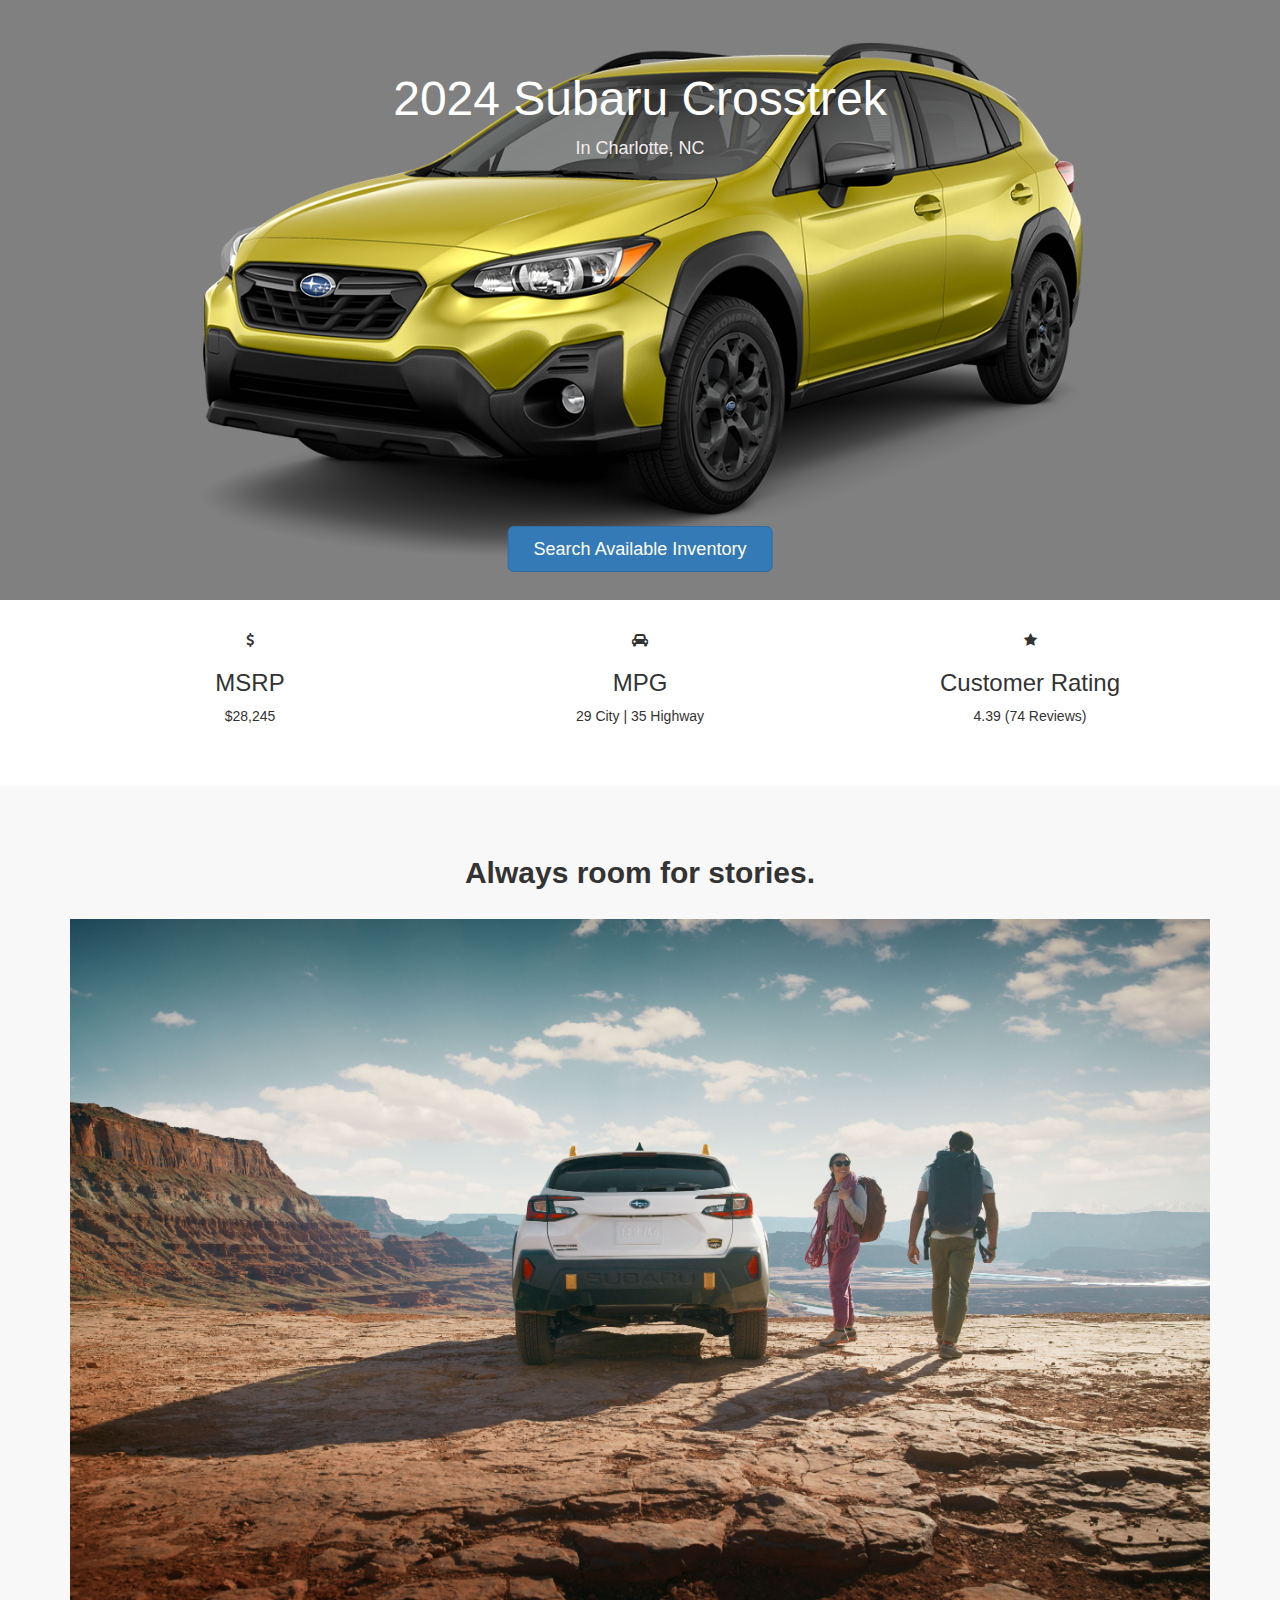
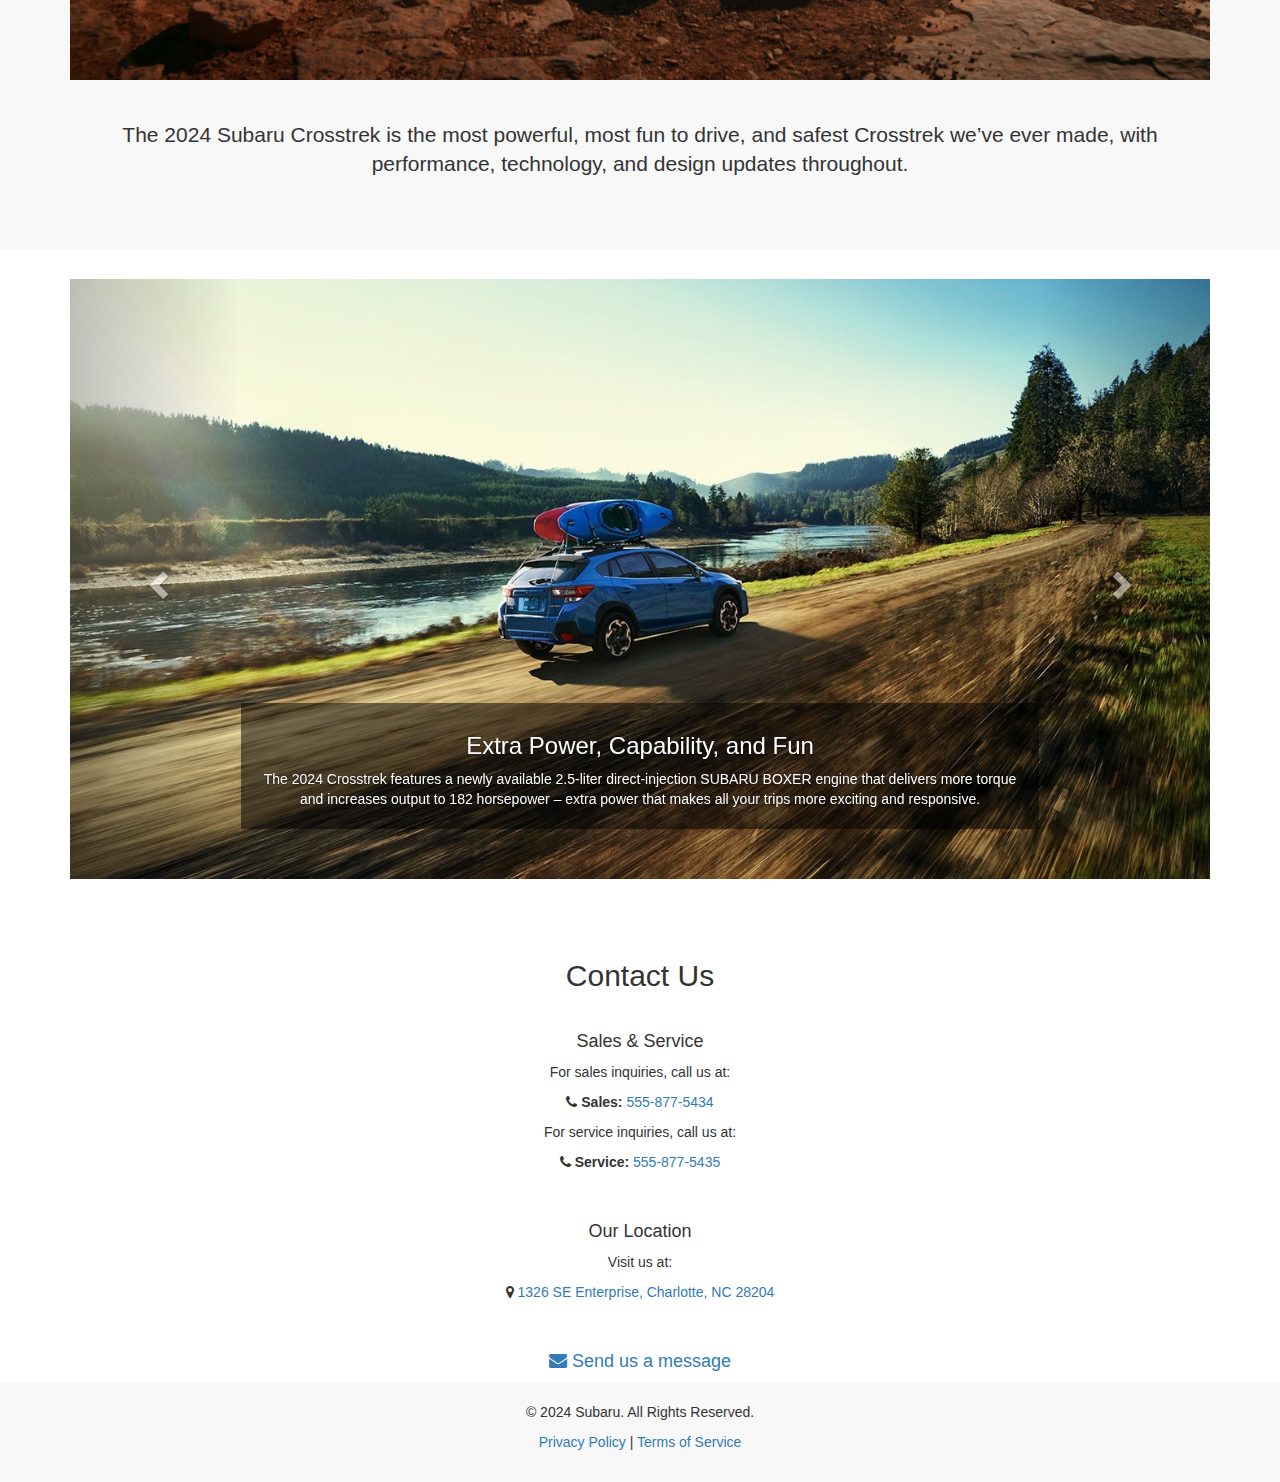
<file: index.html>
<!DOCTYPE html>
<html lang="en">
  <head>
    <meta charset="UTF-8" />
    <meta name="viewport" content="width=device-width, initial-scale=1" />
    <title>2024 Subaru Crosstrek Landing Page</title>

    <!-- Bootstrap 3 CSS -->
    <link
      rel="stylesheet"
      href="https://maxcdn.bootstrapcdn.com/bootstrap/3.3.7/css/bootstrap.min.css"
    />

    <!-- Font Awesome CSS (for icons) -->
    <link
      rel="stylesheet"
      href="https://cdnjs.cloudflare.com/ajax/libs/font-awesome/4.7.0/css/font-awesome.min.css"
    />

    <!-- Custom CSS -->
    <link rel="stylesheet" href="Exercise/css/styles.css" />
  </head>
  <body>
    <!-- Jumbotron Section -->
    <div
      class="jumbotron text-center"
      style="
        background-image: url('Exercise/images/crosstrekHeader.png');
        background-size: contain;
        background-position: center center;
        background-repeat: no-repeat;
        color: white;
        height: 600px;
        background-color: grey;
        position: relative;
      "
      id="hero-jumbotron"
    >
      <div class="container" style="position: relative; height: 100%">
        <div
          style="
            position: absolute;
            top: 5px;
            left: 50%;
            transform: translateX(-50%);
            width: 100%;
          "
        >
          <h1 style="font-size: 48px; margin-bottom: 10px">
            2024 Subaru Crosstrek
          </h1>
          <p style="font-size: 18px; color: rgb(243, 236, 236)">
            In Charlotte, NC
          </p>
        </div>
        <a
          href="/searchnew.aspx"
          class="btn btn-primary btn-lg jumbotron-btn"
          style="
            position: absolute;
            bottom: -20px;
            left: 50%;
            transform: translateX(-50%);
          "
          >Search Available Inventory</a
        >
      </div>
    </div>

    <!-- Specifications Section -->
    <div class="container" style="padding-bottom: 50px">
      <div class="row">
        <div class="col-md-4">
          <div class="specifications text-center">
            <i class="fa fa-dollar"></i>
            <h2 class="card-heading">MSRP</h2>
            <p>$28,245</p>
          </div>
        </div>
        <div class="col-md-4">
          <div class="specifications text-center">
            <i class="fa fa-car"></i>
            <h2 class="card-heading">MPG</h2>
            <p>29 City | 35 Highway</p>
          </div>
        </div>
        <div class="col-md-4">
          <div class="specifications text-center">
            <i class="fa fa-star"></i>
            <h2 class="card-heading">Customer Rating</h2>
            <p>4.39 (74 Reviews)</p>
          </div>
        </div>
      </div>
    </div>

    <!-- Features Section -->
    <div
      class="jumbotron text-center"
      style="background-color: #f8f8f8; padding: 50px"
    >
      <div class="container">
        <h2 class="display-4" style="font-weight: bold">
          Always room for stories.
        </h2>
        <img
          src="Exercise/images/crosstrek1.jpg"
          alt="Crosstrek Feature Image"
          style="width: 100%; height: auto; margin: 20px 0"
        />
        <h3 class="lead">
          The 2024 Subaru Crosstrek is the most powerful, most fun to drive, and
          safest Crosstrek we’ve ever made, with performance, technology, and
          design updates throughout.
        </h3>
      </div>
    </div>

    <!-- Carousel Section -->
    <div class="container my-5">
      <div id="crosstrekCarousel" class="carousel slide" data-ride="carousel">
       <!-- Indicators (dots) -->
<ol class="carousel-indicators">
  <li data-target="#crosstrekCarousel" data-slide-to="0" class="active"></li>
  <li data-target="#crosstrekCarousel" data-slide-to="1"></li>
  <li data-target="#crosstrekCarousel" data-slide-to="2"></li>
  <li data-target="#crosstrekCarousel" data-slide-to="3"></li>
</ol>

        <div class="carousel-inner">
          <div class="item active">
            <img src="Exercise/images/crosstrek2.jpg" alt="Subaru Crosstrek Feature 1" />
            <div class="carousel-caption" id="carousel-caption-1">
              <h3>Extra Power, Capability, and Fun</h3>
              <p>
                The 2024 Crosstrek features a newly available 2.5-liter
                direct-injection SUBARU BOXER engine that delivers more torque
                and increases output to 182 horsepower – extra power that makes
                all your trips more exciting and responsive.
              </p>
            </div>
          </div>
          <div class="item">
            <img src="Exercise/images/crosstrek6.jpg" alt="Subaru Crosstrek Feature 2" />
            <div class="carousel-caption" id="carousel-caption-2">
              <h3>Sporty Exterior Design</h3>
              <p>
                Crosstrek Sport features unique exterior design elements like
                its aggressively styled grille and wheel arch moldings, gunmetal
                finish exterior accents, and exclusive dark gray wheels.
              </p>
            </div>
          </div>
          <div class="item">
            <img src="Exercise/images/crosstrek5.jpg" alt="Subaru Crosstrek Feature 3" />
            <div class="carousel-caption" id="carousel-caption-3">
              <h3>Comfortable and Modern Interior</h3>
              <p>
                Inside the Crosstrek Sport, you’ll find a comfortable interior
                that combines modern style and durable high-tech materials –
                like its standard, adventure-ready StarTex® water-repellent
                upholstery with yellow contrast stitching and yellow accent
                trim.
              </p>
            </div>
          </div>
          <div class="item">
            <img src="Exercise/images/crosstrek8.jpg" alt="Subaru Crosstrek Feature 4" />
            <div class="carousel-caption" id="carousel-caption-4">
              <h3>Safe, Convenient, and Entertaining</h3>
              <p>
                The 2024 Crosstrek features STARLINK Multimedia with standard
                Apple CarPlay® and Android Auto™ integration. Wireless pairing
                and hands-free smartphone operation allow for safe and easy
                connection to your favorite apps and content. Access news,
                navigation, music, podcasts, and more through available
                cloud-based STARLINK apps and SiriusXM®.
              </p>
            </div>
          </div>
        </div>

        <!-- Left and right controls (arrows) -->
        <a
          class="left carousel-control"
          href="#crosstrekCarousel"
          role="button"
          data-slide="prev"
        >
          <span
            class="glyphicon glyphicon-chevron-left"
            aria-hidden="true"
          ></span>
          <span class="sr-only">Previous</span>
        </a>
        <a
          class="right carousel-control"
          href="#crosstrekCarousel"
          role="button"
          data-slide="next"
        >
          <span
            class="glyphicon glyphicon-chevron-right"
            aria-hidden="true"
          ></span>
          <span class="sr-only">Next</span>
        </a>

        <!-- Placeholder for text below the carousel for small screens -->
        <div class="carousel-text text-center" id="carousel-text-1"></div>
        <div class="carousel-text text-center" id="carousel-text-2"></div>
        <div class="carousel-text text-center" id="carousel-text-3"></div>
        <div class="carousel-text text-center" id="carousel-text-4"></div>
      </div>
    </div>

    <!-- Contact Section -->
    <div class="container my-5" style="padding-top: 60px">
      <div class="row text-center">
        <div class="col-md-12">
          <h2>Contact Us</h2>
        </div>
      </div>
      <div class="row text-center" style="padding-top: 20px">
        <div class="col-md-12">
          <h4>Sales & Service</h4>
          <p>For sales inquiries, call us at:</p>
          <p>
            <i class="fa fa-phone" aria-hidden="true"></i>
            <strong>Sales:</strong> <a href="tel:555-877-5434">555-877-5434</a>
          </p>
          <p>For service inquiries, call us at:</p>
          <p>
            <i class="fa fa-phone" aria-hidden="true"></i>
            <strong>Service:</strong>
            <a href="tel:555-877-5435">555-877-5435</a>
          </p>
        </div>
        <div class="col-md-12" style="padding-top: 30px">
          <h4>Our Location</h4>
          <p>Visit us at:</p>
          <p>
            <i class="fa fa-map-marker" aria-hidden="true"></i>
            <a href="/hours.aspx">1326 SE Enterprise, Charlotte, NC 28204</a>
          </p>
        </div>
      </div>
      <div class="row text-center" style="padding-top: 30px">
        <div class="col-md-12">
          <a
            href="/contactform.aspx"
            class="btn btn-link"
            style="font-size: 18px"
          >
            <i class="fa fa-envelope" aria-hidden="true"></i> Send us a message
          </a>
        </div>
      </div>
    </div>

    <!-- Footer Section -->
    <footer
      class="text-center"
      style="padding: 20px; background-color: #f8f8f8"
    >
      <p>© 2024 Subaru. All Rights Reserved.</p>
      <p>
        <a href="/privacy-policy">Privacy Policy</a> |
        <a href="/terms-of-service">Terms of Service</a>
      </p>
    </footer>

    <!-- jQuery -->
    <script src="https://code.jquery.com/jquery-3.5.1.min.js"></script>
    <!-- Bootstrap 3 JavaScript -->
    <script src="https://maxcdn.bootstrapcdn.com/bootstrap/3.3.7/js/bootstrap.min.js"></script>
    <!-- Custom JavaScript -->
    <script src="Exercise/js/scripts.js"></script>
  </body>
</html>
</file>
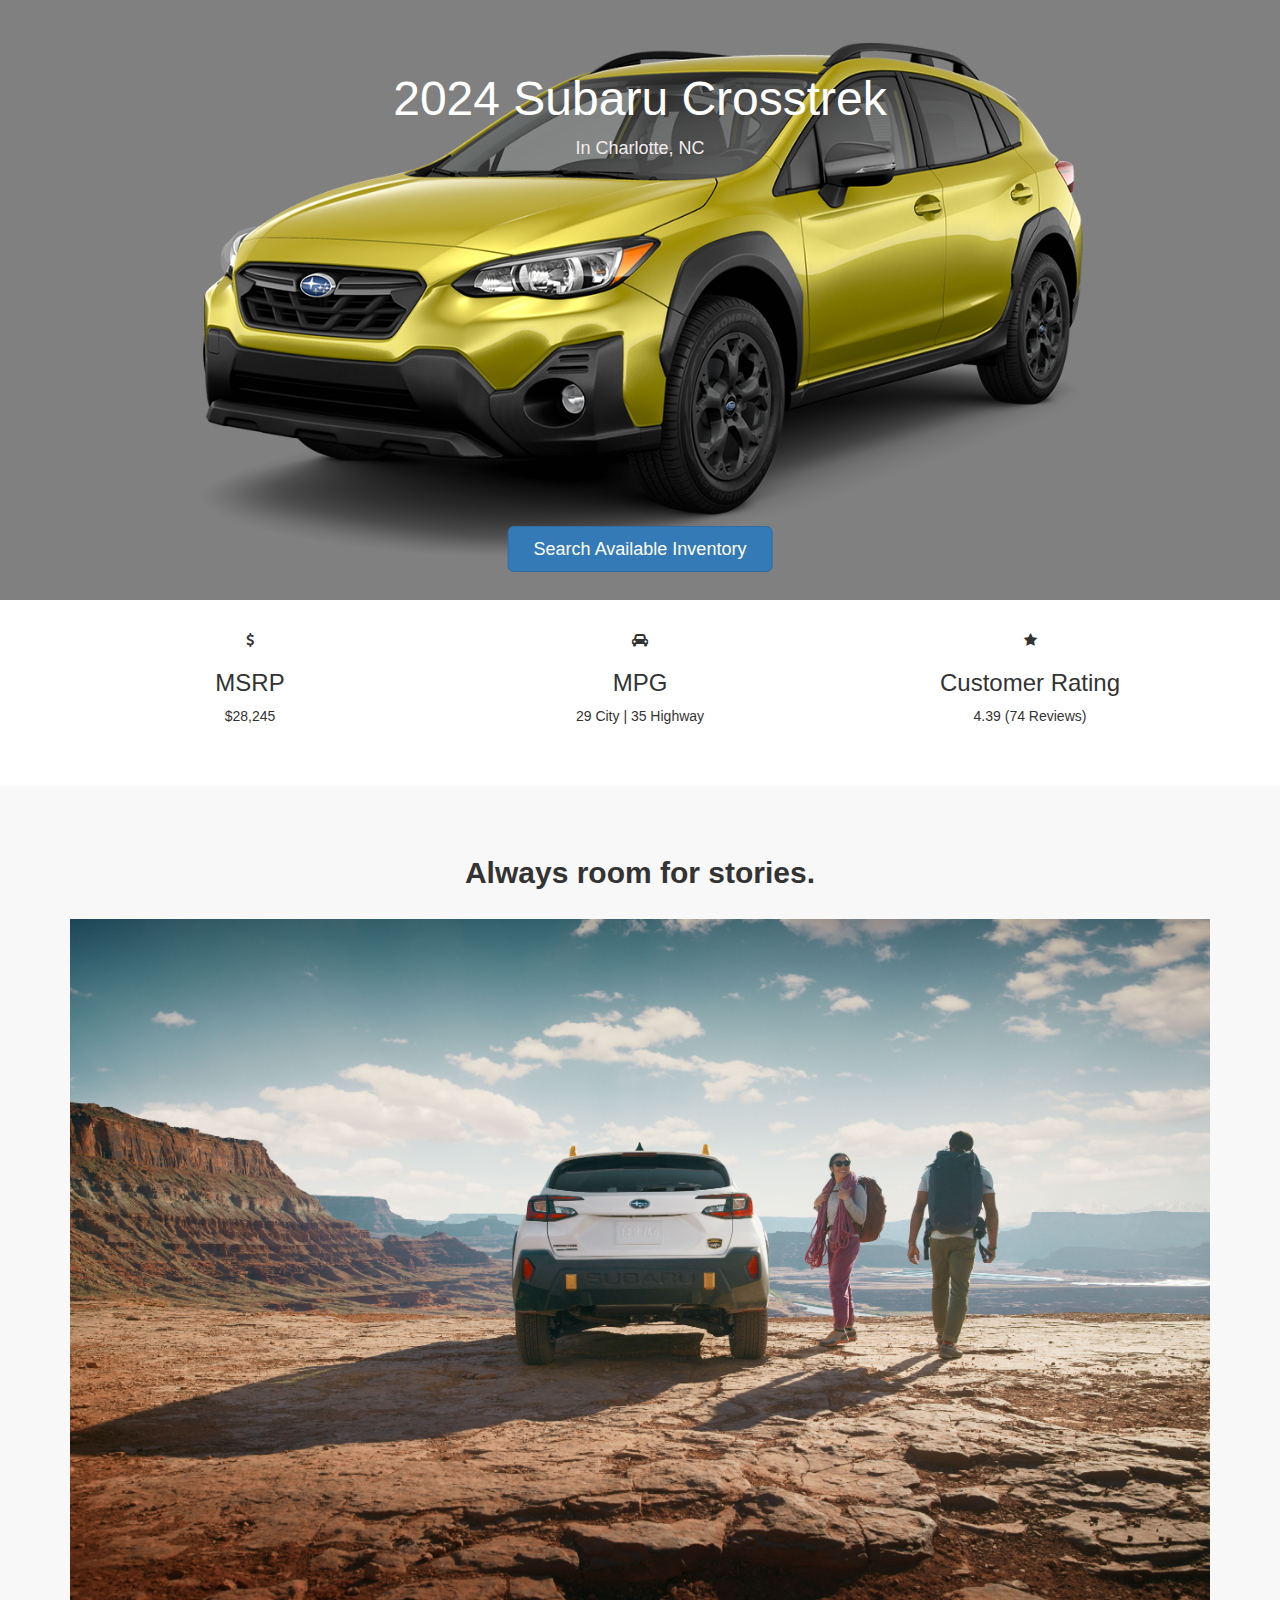
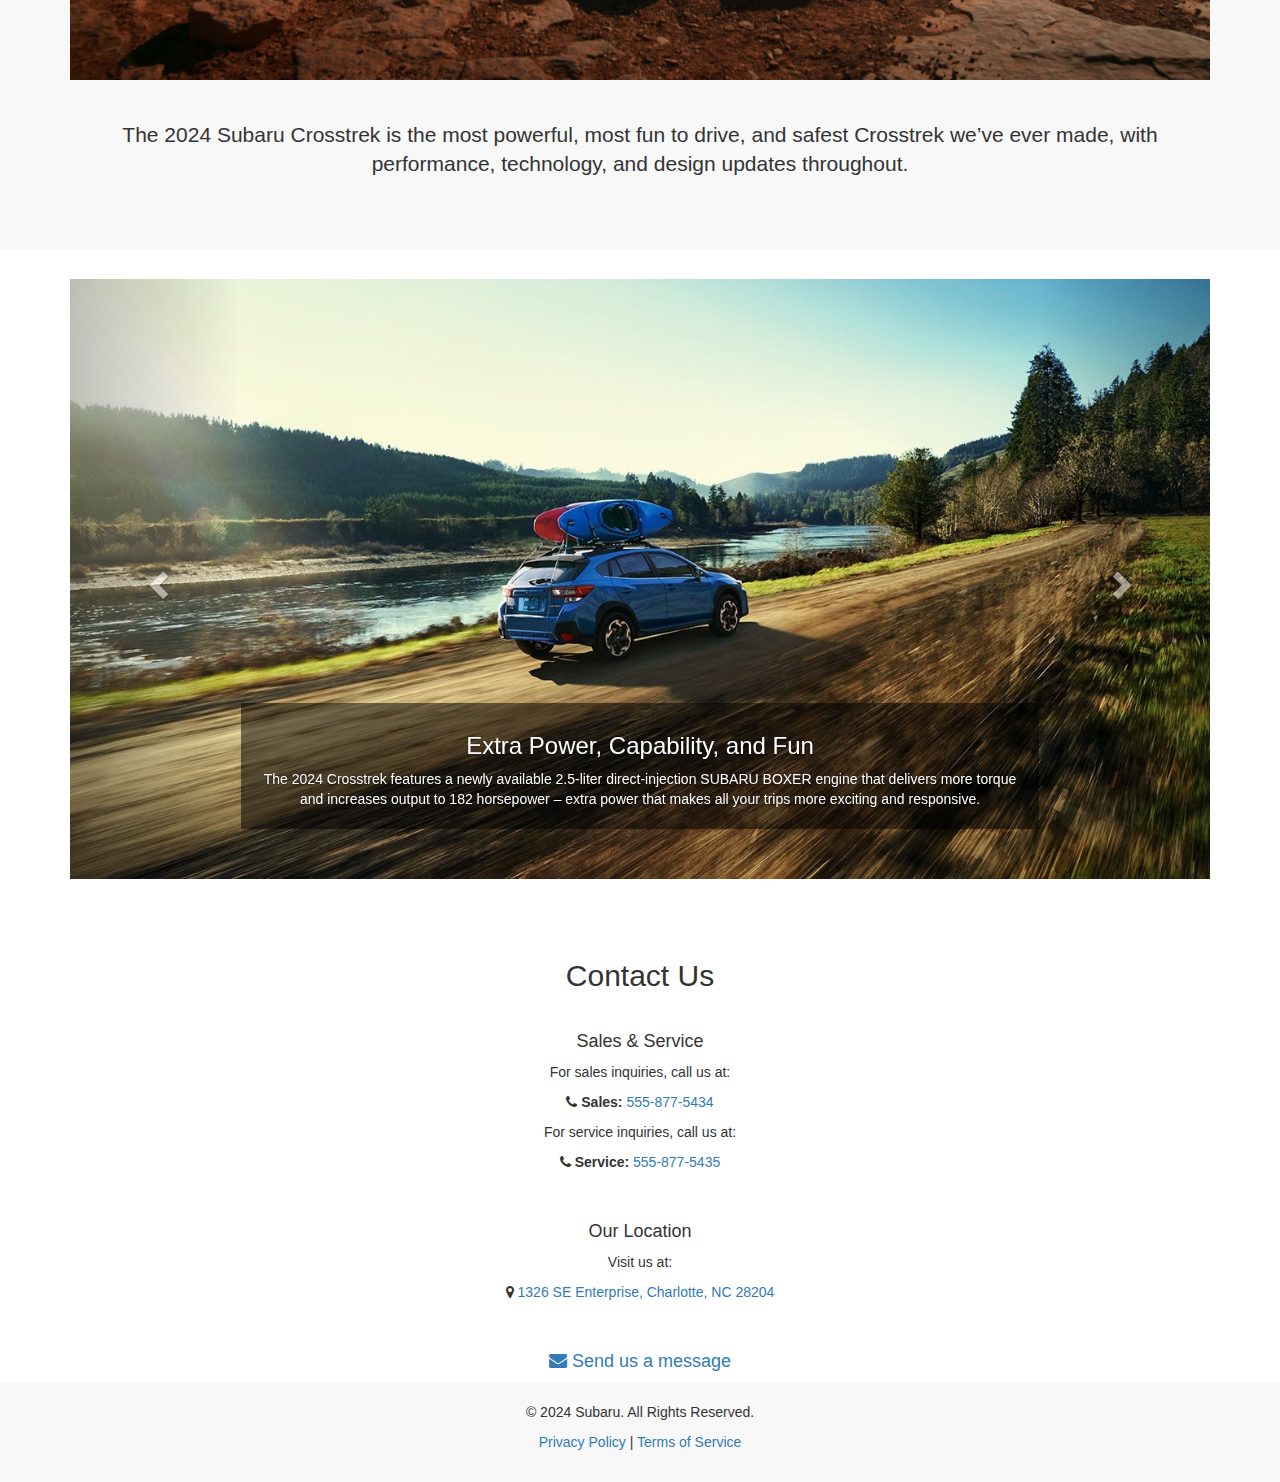
<file: Exercise/index.html>
<!DOCTYPE html>
<html lang="en">
  <head>
    <meta charset="UTF-8" />
    <meta name="viewport" content="width=device-width, initial-scale=1" />
    <title>2024 Subaru Crosstrek Landing Page</title>

    <!-- Bootstrap 3 CSS -->
    <link
      rel="stylesheet"
      href="https://maxcdn.bootstrapcdn.com/bootstrap/3.3.7/css/bootstrap.min.css"
    />

    <!-- Font Awesome CSS (for icons) -->
    <link
      rel="stylesheet"
      href="https://cdnjs.cloudflare.com/ajax/libs/font-awesome/4.7.0/css/font-awesome.min.css"
    />

    <!-- Custom CSS -->
    <link rel="stylesheet" href="css/styles.css" />
  </head>
  <body>
    <!-- Jumbotron Section -->
    <div
      class="jumbotron text-center"
      style="
        background-image: url('images/crosstrekHeader.png');
        background-size: contain;
        background-position: center center;
        background-repeat: no-repeat;
        color: white;
        height: 600px;
        background-color: grey;
        position: relative;
      "
      id="hero-jumbotron"
    >
      <div class="container" style="position: relative; height: 100%">
        <div
          style="
            position: absolute;
            top: 5px;
            left: 50%;
            transform: translateX(-50%);
            width: 100%;
          "
        >
          <h1 style="font-size: 48px; margin-bottom: 10px">
            2024 Subaru Crosstrek
          </h1>
          <p style="font-size: 18px; color: rgb(243, 236, 236)">
            In Charlotte, NC
          </p>
        </div>
        <a
          href="/searchnew.aspx"
          class="btn btn-primary btn-lg jumbotron-btn"
          style="
            position: absolute;
            bottom: -20px;
            left: 50%;
            transform: translateX(-50%);
          "
          >Search Available Inventory</a
        >
      </div>
    </div>

    <!-- Specifications Section -->
    <div class="container" style="padding-bottom: 50px">
      <div class="row">
        <div class="col-md-4">
          <div class="specifications text-center">
            <i class="fa fa-dollar"></i>
            <h2 class="card-heading">MSRP</h2>
            <p>$28,245</p>
          </div>
        </div>
        <div class="col-md-4">
          <div class="specifications text-center">
            <i class="fa fa-car"></i>
            <h2 class="card-heading">MPG</h2>
            <p>29 City | 35 Highway</p>
          </div>
        </div>
        <div class="col-md-4">
          <div class="specifications text-center">
            <i class="fa fa-star"></i>
            <h2 class="card-heading">Customer Rating</h2>
            <p>4.39 (74 Reviews)</p>
          </div>
        </div>
      </div>
    </div>

    <!-- Features Section -->
    <div
      class="jumbotron text-center"
      style="background-color: #f8f8f8; padding: 50px"
    >
      <div class="container">
        <h2 class="display-4" style="font-weight: bold">
          Always room for stories.
        </h2>
        <img
          src="images/crosstrek1.jpg"
          alt="Crosstrek Feature Image"
          style="width: 100%; height: auto; margin: 20px 0"
        />
        <h3 class="lead">
          The 2024 Subaru Crosstrek is the most powerful, most fun to drive, and
          safest Crosstrek we’ve ever made, with performance, technology, and
          design updates throughout.
        </h3>
      </div>
    </div>

    <!-- Carousel Section -->
    <div class="container my-5">
      <div id="crosstrekCarousel" class="carousel slide" data-ride="carousel">
        <ol class="carousel-indicators">
          <li
            data-target="#crosstrekCarousel"
            data-slide-to="0"
            class="active"
          ></li>
          <li data-target="#crosstrekCarousel" data-slide-to="1"></li>
          <li data-target="#crosstrekCarousel" data-slide-to="2"></li>
          <li data-target="#crosstrekCarousel" data-slide-to="3"></li>
        </ol>
        <div class="carousel-inner">
          <div class="item active">
            <img src="images/crosstrek2.jpg" alt="Subaru Crosstrek Feature 1" />
            <div class="carousel-caption" id="carousel-caption-1">
              <h3>Extra Power, Capability, and Fun</h3>
              <p>
                The 2024 Crosstrek features a newly available 2.5-liter
                direct-injection SUBARU BOXER engine that delivers more torque
                and increases output to 182 horsepower – extra power that makes
                all your trips more exciting and responsive.
              </p>
            </div>
          </div>
          <div class="item">
            <img src="images/crosstrek6.jpg" alt="Subaru Crosstrek Feature 2" />
            <div class="carousel-caption" id="carousel-caption-2">
              <h3>Sporty Exterior Design</h3>
              <p>
                Crosstrek Sport features unique exterior design elements like
                its aggressively styled grille and wheel arch moldings, gunmetal
                finish exterior accents, and exclusive dark gray wheels.
              </p>
            </div>
          </div>
          <div class="item">
            <img src="images/crosstrek5.jpg" alt="Subaru Crosstrek Feature 3" />
            <div class="carousel-caption" id="carousel-caption-3">
              <h3>Comfortable and Modern Interior</h3>
              <p>
                Inside the Crosstrek Sport, you’ll find a comfortable interior
                that combines modern style and durable high-tech materials –
                like its standard, adventure-ready StarTex® water-repellent
                upholstery with yellow contrast stitching and yellow accent
                trim.
              </p>
            </div>
          </div>
          <div class="item">
            <img src="images/crosstrek8.jpg" alt="Subaru Crosstrek Feature 4" />
            <div class="carousel-caption" id="carousel-caption-4">
              <h3>Safe, Convenient, and Entertaining</h3>
              <p>
                The 2024 Crosstrek features STARLINK Multimedia with standard
                Apple CarPlay® and Android Auto™ integration. Wireless pairing
                and hands-free smartphone operation allow for safe and easy
                connection to your favorite apps and content. Access news,
                navigation, music, podcasts, and more through available
                cloud-based STARLINK apps and SiriusXM®.
              </p>
            </div>
          </div>
        </div>

        <!-- Left and right controls (arrows) -->
        <a
          class="left carousel-control"
          href="#crosstrekCarousel"
          role="button"
          data-slide="prev"
        >
          <span
            class="glyphicon glyphicon-chevron-left"
            aria-hidden="true"
          ></span>
          <span class="sr-only">Previous</span>
        </a>
        <a
          class="right carousel-control"
          href="#crosstrekCarousel"
          role="button"
          data-slide="next"
        >
          <span
            class="glyphicon glyphicon-chevron-right"
            aria-hidden="true"
          ></span>
          <span class="sr-only">Next</span>
        </a>

        <!-- Placeholder for text below the carousel for small screens -->
        <div class="carousel-text text-center" id="carousel-text-1"></div>
        <div class="carousel-text text-center" id="carousel-text-2"></div>
        <div class="carousel-text text-center" id="carousel-text-3"></div>
        <div class="carousel-text text-center" id="carousel-text-4"></div>
      </div>
    </div>

    <!-- Contact Section -->
    <div class="container my-5" style="padding-top: 60px">
      <div class="row text-center">
        <div class="col-md-12">
          <h2>Contact Us</h2>
        </div>
      </div>
      <div class="row text-center" style="padding-top: 20px">
        <div class="col-md-12">
          <h4>Sales & Service</h4>
          <p>For sales inquiries, call us at:</p>
          <p>
            <i class="fa fa-phone" aria-hidden="true"></i>
            <strong>Sales:</strong> <a href="tel:555-877-5434">555-877-5434</a>
          </p>
          <p>For service inquiries, call us at:</p>
          <p>
            <i class="fa fa-phone" aria-hidden="true"></i>
            <strong>Service:</strong>
            <a href="tel:555-877-5435">555-877-5435</a>
          </p>
        </div>
        <div class="col-md-12" style="padding-top: 30px">
          <h4>Our Location</h4>
          <p>Visit us at:</p>
          <p>
            <i class="fa fa-map-marker" aria-hidden="true"></i>
            <a href="/hours.aspx">1326 SE Enterprise, Charlotte, NC 28204</a>
          </p>
        </div>
      </div>
      <div class="row text-center" style="padding-top: 30px">
        <div class="col-md-12">
          <a
            href="/contactform.aspx"
            class="btn btn-link"
            style="font-size: 18px"
          >
            <i class="fa fa-envelope" aria-hidden="true"></i> Send us a message
          </a>
        </div>
      </div>
    </div>

    <!-- Footer Section -->
    <footer
      class="text-center"
      style="padding: 20px; background-color: #f8f8f8"
    >
      <p>© 2024 Subaru. All Rights Reserved.</p>
      <p>
        <a href="/privacy-policy">Privacy Policy</a> |
        <a href="/terms-of-service">Terms of Service</a>
      </p>
    </footer>

    <!-- jQuery -->
    <script src="https://code.jquery.com/jquery-3.5.1.min.js"></script>
    <!-- Bootstrap 3 JavaScript -->
    <script src="https://maxcdn.bootstrapcdn.com/bootstrap/3.3.7/js/bootstrap.min.js"></script>
    <!-- Custom JavaScript -->
    <script src="js/scripts.js"></script>
  </body>
</html>
</file>
<file: Exercise/css/styles.css>
#hero-jumbotron {
    height: 600px;
    background-size: contain;
    background-position: center center;
}

@media (max-width: 780px) {
    #hero-jumbotron {
        height: 400px;
        background-size: contain;
        background-position: center center;
    }

    .jumbotron-btn {
        font-size: 12px;
        padding: 10px 10px;
    }

    #hero-jumbotron h1 {
        font-size: 24px;
    }

    #hero-jumbotron p {
        font-size: 14px;
    }

    .btn-lg {
        font-size: 16px;
        padding: 10px 20px;
    }
}

.jumbotron-btn {
    font-size: 18px;
    padding: 10px 25px;
}

@media (min-width: 781px) {
    .carousel-text {
        display: none;
    }

    .carousel-caption {
        display: block;
    }
}


.carousel-indicators {
    bottom: -30px;
}

.card-heading {
    font-size: 24px;
}

.card-text {
    font-size: 16px;
}

@media (max-width: 780px) {
    .card-heading {
        font-size: 18px;
    }

    .card-text {
        font-size: 14px;
    }

    .carousel-indicators {
        bottom: -30px;
    }
}

.carousel-caption {
    position: absolute;
    bottom: 50px;
    left: 15%;
    right: 15%;
    background-color: rgba(0, 0, 0, 0.5);
    padding: 10px;
    color: white;
}
.carousel-text {
    display: none; 
    padding: 15px;
    background-color: rgba(0, 0, 0, 0.5); 
    color: white;
    font-size: 14px;
    margin-top: 10px;
    border-radius: 5px; 
    max-width: 90%;
    margin-left: auto;
    margin-right: auto;
    text-align: center;
}







/* Style the carousel dots (indicators) for screens between 360px and 780px */
@media  (max-width: 780px) {
    .carousel-control {
        display: none;
    }

    /* Ensure dots (indicators) are visible */
    .carousel-indicators {
        display: block;
        bottom: 10px; /* Adjust position as necessary */
    }
    
    .carousel-indicators li {
        background-color: transparent; /* Fully transparent background */
        border: none; /* Remove border */
    }

    .carousel-indicators .active {
        background-color: transparent; /* Fully transparent active dot */
    }
    
}
</file>
